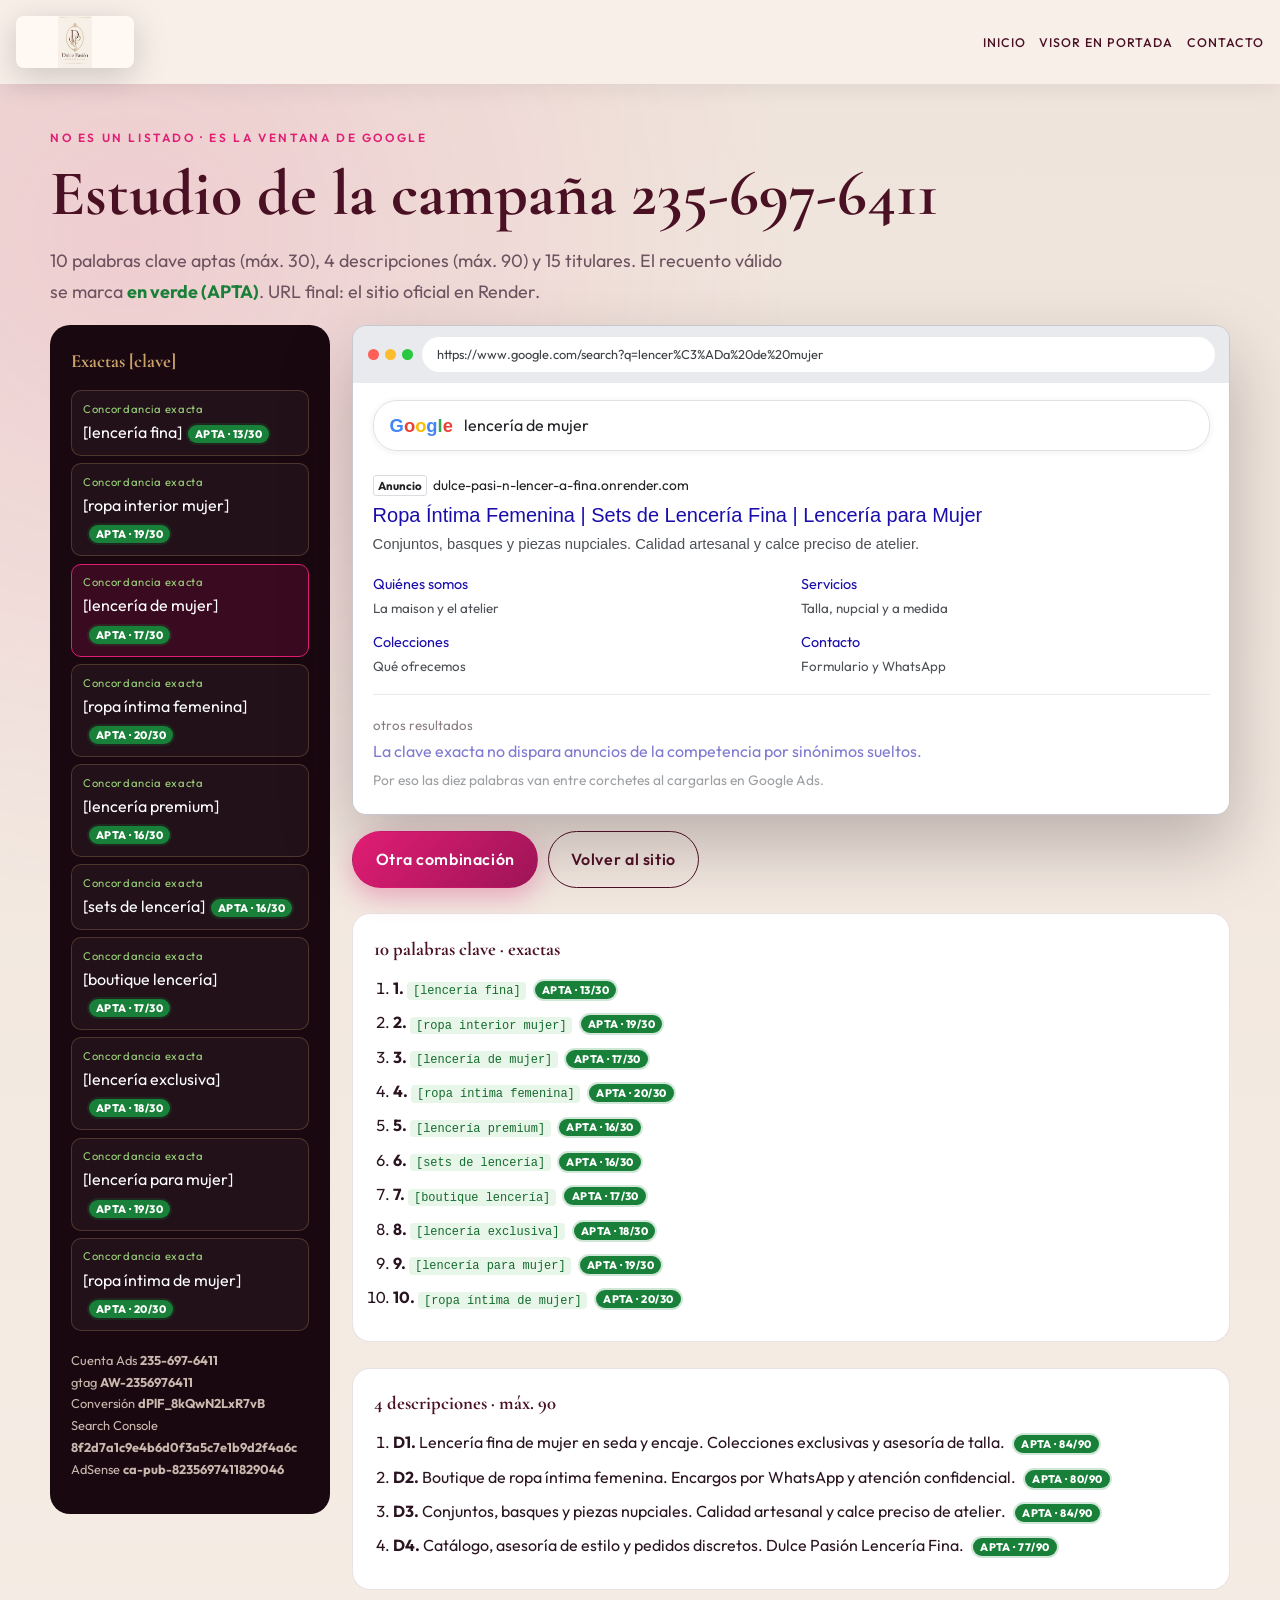
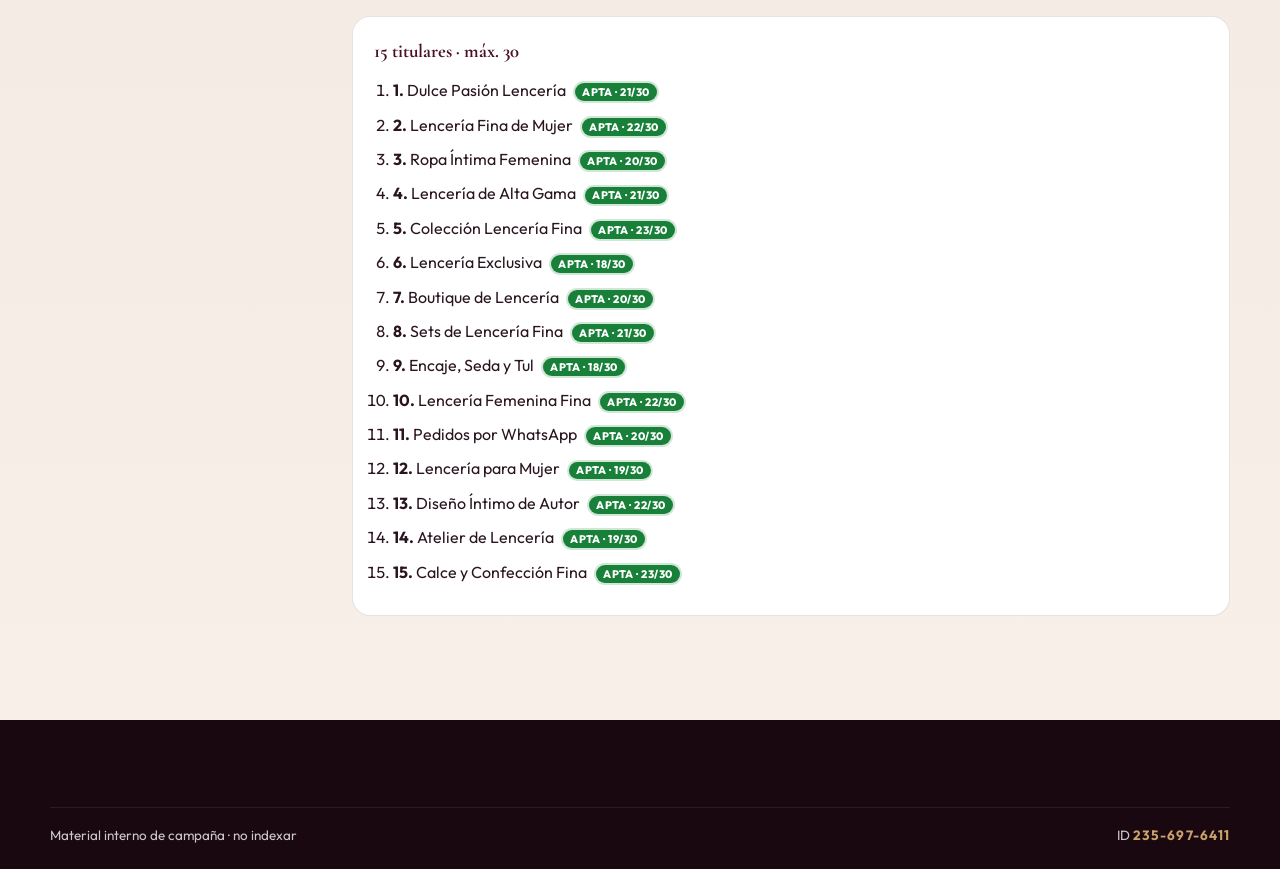
<file: google-ads.html>
<!DOCTYPE html>
<html lang="es">
<head>
  <meta charset="UTF-8">
  <meta name="viewport" content="width=device-width, initial-scale=1.0">
  <meta name="robots" content="noindex, follow">
  <title>Estudio de anuncio · Dulce Pasión Lencería Fina</title>
  <link rel="canonical" href="https://dulce-pasi-n-lencer-a-fina.onrender.com/google-ads.html">
  <link rel="icon" href="assets/img/favicon.svg" type="image/svg+xml">
  <link rel="preconnect" href="https://fonts.googleapis.com">
  <link rel="preconnect" href="https://fonts.gstatic.com" crossorigin>
  <link href="https://fonts.googleapis.com/css2?family=Cormorant+Garamond:wght@500;600;700&family=Outfit:wght@400;500;600&display=swap" rel="stylesheet">
  <link rel="stylesheet" href="assets/css/styles.css?v=ads10">
</head>
<body class="legal-header has-logo">
  <header class="site-header scrolled">
    <div class="header-inner">
      <a class="brand brand--logo" href="index.html"><img class="brand-logo-img" data-cfg-src="logo" src="assets/img/logo-dulce-pasion-lenceria-fina.png" alt="Logotipo Dulce Pasión Lencería Fina" width="118" height="157"></a>
      <nav class="nav-principal" id="nav-principal">
        <ul>
          <li><a href="index.html">Inicio</a></li>
          <li><a href="index.html#ads-studio">Visor en portada</a></li>
          <li><a href="index.html#contacto">Contacto</a></li>
        </ul>
      </nav>
    </div>
  </header>

  <main class="section ads-studio" style="padding-top:calc(var(--header) + 2rem)">
    <div class="container">
      <p class="section-kicker">No es un listado · es la ventana de Google</p>
      <h1 class="section-title">Estudio de la campaña 235-697-6411</h1>
      <p class="lead">10 palabras clave aptas (máx. 30), 4 descripciones (máx. 90) y 15 titulares. El recuento válido se marca <strong style="color:#188038">en verde (APTA)</strong>. URL final: el sitio oficial en Render.</p>

      <div class="ads-layout">
        <aside class="ads-side">
          <h3>Exactas [clave]</h3>
          <div id="ads-keywords"></div>
          <p style="margin-top:1.2rem;font-size:.8rem;color:#c9b8ae">
            Cuenta Ads <strong>235-697-6411</strong><br>
            gtag <strong>AW-2356976411</strong><br>
            Conversión <strong>dPlF_8kQwN2LxR7vB</strong><br>
            Search Console <strong>8f2d7a1c9e4b6d0f3a5c7e1b9d2f4a6c</strong><br>
            AdSense <strong>ca-pub-8235697411829046</strong>
          </p>
        </aside>
        <div>
          <div class="browser-window" id="gad-preview">
            <div class="browser-bar">
              <div class="browser-dots" aria-hidden="true"><i></i><i></i><i></i></div>
              <div class="browser-url" id="browser-query">https://www.google.com/search?q=lenceria</div>
            </div>
            <div class="serp">
              <div class="serp-search">
                <div class="g-logo" aria-hidden="true"><b>G</b><b>o</b><b>o</b><b>g</b><b>l</b><b>e</b></div>
                <span id="serp-query">lencería fina</span>
              </div>
              <article class="gad">
                <div><span class="gad-badge">Anuncio</span><span class="gad-url" id="gad-url">dulce-pasi-n-lencer-a-fina.onrender.com</span></div>
                <h3 class="gad-title" id="gad-title">Dulce Pasión Lencería</h3>
                <p class="gad-desc" id="gad-desc"></p>
                <div class="gad-sitelinks" id="gad-sitelinks"></div>
              </article>
              <div class="serp-organic">
                <small>otros resultados</small>
                <h4>La clave exacta no dispara anuncios de la competencia por sinónimos sueltos.</h4>
                <p>Por eso las diez palabras van entre corchetes al cargarlas en Google Ads.</p>
              </div>
            </div>
          </div>
          <div class="ads-toolbar">
            <button type="button" class="btn btn-primary" id="ads-next-combo">Otra combinación</button>
            <a class="btn btn-ghost" href="index.html">Volver al sitio</a>
          </div>
          <div class="ads-copy-board">
            <h3>10 palabras clave · exactas</h3>
            <ol id="ads-keywords-board"></ol>
          </div>
          <div class="ads-copy-board">
            <h3>4 descripciones · máx. 90</h3>
            <ol id="ads-descriptions"></ol>
          </div>
          <div class="ads-copy-board">
            <h3>15 titulares · máx. 30</h3>
            <ol id="ads-headlines"></ol>
          </div>
        </div>
      </div>
    </div>
  </main>

  <footer class="site-footer">
    <div class="container footer-bottom">
      <span>Material interno de campaña · no indexar</span>
      <span>ID <strong class="campaign-id">235-697-6411</strong></span>
    </div>
  </footer>
  <script src="assets/js/config.js?v=ads10"></script>
  <script src="assets/js/google-ads.js?v=ads10"></script>
  <script src="assets/js/main.js?v=ads10"></script>
</body>
</html>
</file>
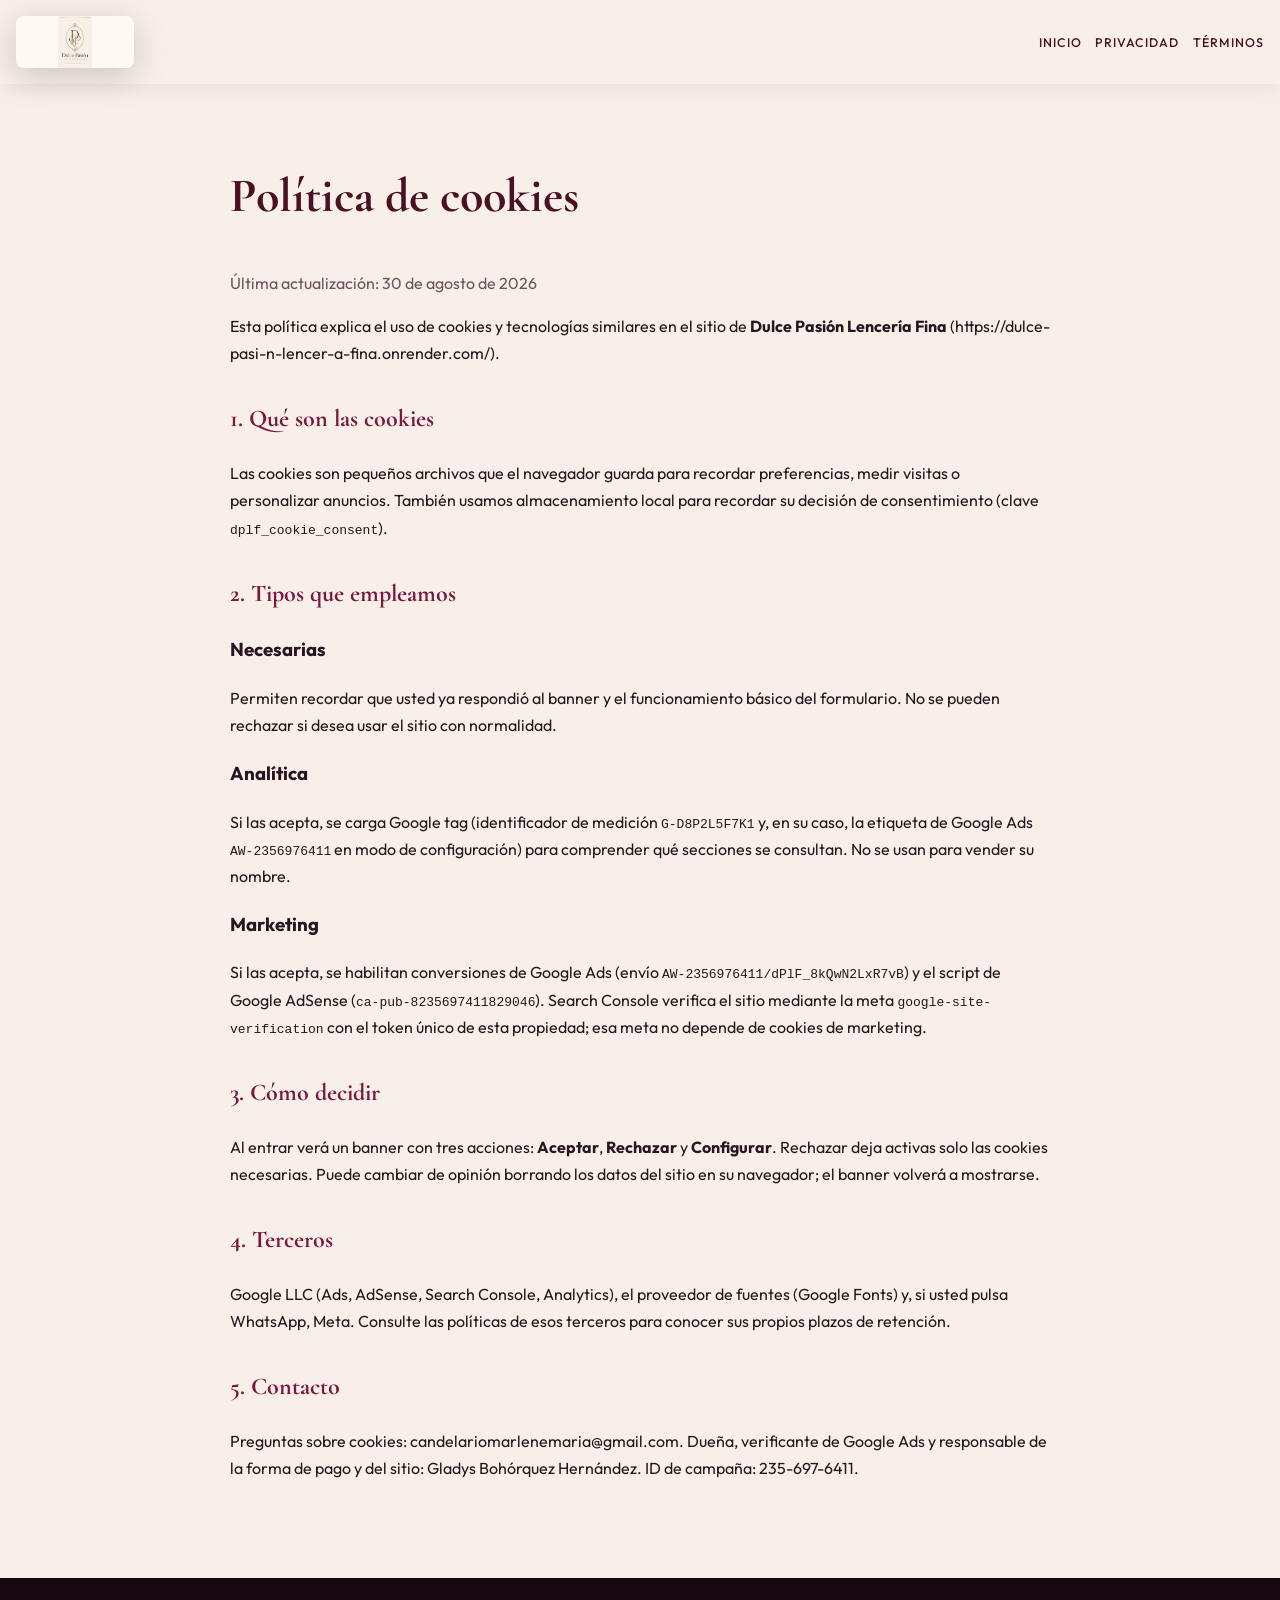
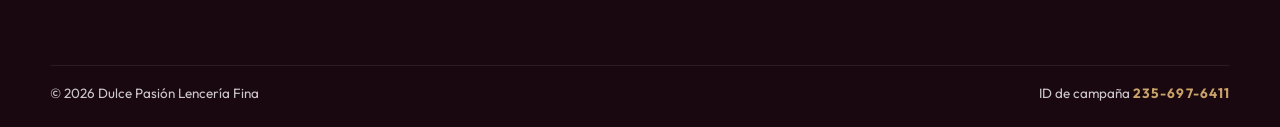
<file: politica-cookies.html>
<!DOCTYPE html>
<html lang="es">
<head>
  <meta charset="UTF-8">
  <meta name="viewport" content="width=device-width, initial-scale=1.0">
  <title>Política de cookies | Dulce Pasión Lencería Fina</title>
  <meta name="description" content="Política de cookies de Dulce Pasión Lencería Fina: necesarias, analítica y marketing (Google Ads y AdSense).">
  <meta name="robots" content="index, follow">
  <link rel="canonical" href="https://dulce-pasi-n-lencer-a-fina.onrender.com/politica-cookies.html">
  <link rel="icon" href="assets/img/favicon.svg" type="image/svg+xml">
  <link rel="preconnect" href="https://fonts.googleapis.com">
  <link rel="preconnect" href="https://fonts.gstatic.com" crossorigin>
  <link href="https://fonts.googleapis.com/css2?family=Cormorant+Garamond:wght@500;600;700&family=Outfit:wght@400;500;600&display=swap" rel="stylesheet">
  <link rel="stylesheet" href="assets/css/styles.css">
</head>
<body class="legal-header has-logo">
  <header class="site-header scrolled">
    <div class="header-inner">
      <a class="brand brand--logo" href="index.html"><img class="brand-logo-img" data-cfg-src="logo" src="assets/img/logo-dulce-pasion-lenceria-fina.png" alt="Logotipo Dulce Pasión Lencería Fina" width="118" height="157"></a>
      <nav class="nav-principal" id="nav-principal">
        <ul>
          <li><a href="index.html">Inicio</a></li>
          <li><a href="privacidad.html">Privacidad</a></li>
          <li><a href="terminos-y-condiciones.html">Términos</a></li>
        </ul>
      </nav>
    </div>
  </header>

  <main class="legal-page">
    <div class="container legal-content">
      <h1>Política de cookies</h1>
      <p class="legal-updated">Última actualización: 30 de agosto de 2026</p>

      <p>Esta política explica el uso de cookies y tecnologías similares en el sitio de <strong data-cfg="nombre">Dulce Pasión Lencería Fina</strong> (<a data-cfg-href="sitioUrl" data-cfg="sitioUrl">https://dulce-pasi-n-lencer-a-fina.onrender.com/</a>).</p>

      <h2>1. Qué son las cookies</h2>
      <p>Las cookies son pequeños archivos que el navegador guarda para recordar preferencias, medir visitas o personalizar anuncios. También usamos almacenamiento local para recordar su decisión de consentimiento (clave <code>dplf_cookie_consent</code>).</p>

      <h2>2. Tipos que empleamos</h2>
      <h3>Necesarias</h3>
      <p>Permiten recordar que usted ya respondió al banner y el funcionamiento básico del formulario. No se pueden rechazar si desea usar el sitio con normalidad.</p>
      <h3>Analítica</h3>
      <p>Si las acepta, se carga Google tag (identificador de medición <code>G-D8P2L5F7K1</code> y, en su caso, la etiqueta de Google Ads <code>AW-2356976411</code> en modo de configuración) para comprender qué secciones se consultan. No se usan para vender su nombre.</p>
      <h3>Marketing</h3>
      <p>Si las acepta, se habilitan conversiones de Google Ads (envío <code>AW-2356976411/dPlF_8kQwN2LxR7vB</code>) y el script de Google AdSense (<code>ca-pub-8235697411829046</code>). Search Console verifica el sitio mediante la meta <code>google-site-verification</code> con el token único de esta propiedad; esa meta no depende de cookies de marketing.</p>

      <h2>3. Cómo decidir</h2>
      <p>Al entrar verá un banner con tres acciones: <strong>Aceptar</strong>, <strong>Rechazar</strong> y <strong>Configurar</strong>. Rechazar deja activas solo las cookies necesarias. Puede cambiar de opinión borrando los datos del sitio en su navegador; el banner volverá a mostrarse.</p>

      <h2>4. Terceros</h2>
      <p>Google LLC (Ads, AdSense, Search Console, Analytics), el proveedor de fuentes (Google Fonts) y, si usted pulsa WhatsApp, Meta. Consulte las políticas de esos terceros para conocer sus propios plazos de retención.</p>

      <h2>5. Contacto</h2>
      <p>Preguntas sobre cookies: <a data-cfg-href="email" data-cfg="email">candelariomarlenemaria@gmail.com</a>. Dueña, verificante de Google Ads y responsable de la forma de pago y del sitio: <span data-cfg="verificanteNombre">Gladys Bohórquez Hernández</span>. ID de campaña: <span data-cfg="idCampana">235-697-6411</span>.</p>
    </div>
  </main>

  <footer class="site-footer">
    <div class="container footer-bottom">
      <span>© <span id="year-now">2026</span> Dulce Pasión Lencería Fina</span>
      <span>ID de campaña <strong class="campaign-id" data-cfg="idCampana">235-697-6411</strong></span>
    </div>
  </footer>
  <script src="assets/js/config.js"></script>
  <script src="assets/js/main.js"></script>
  <script src="assets/js/tracking.js"></script>
</body>
</html>
</file>
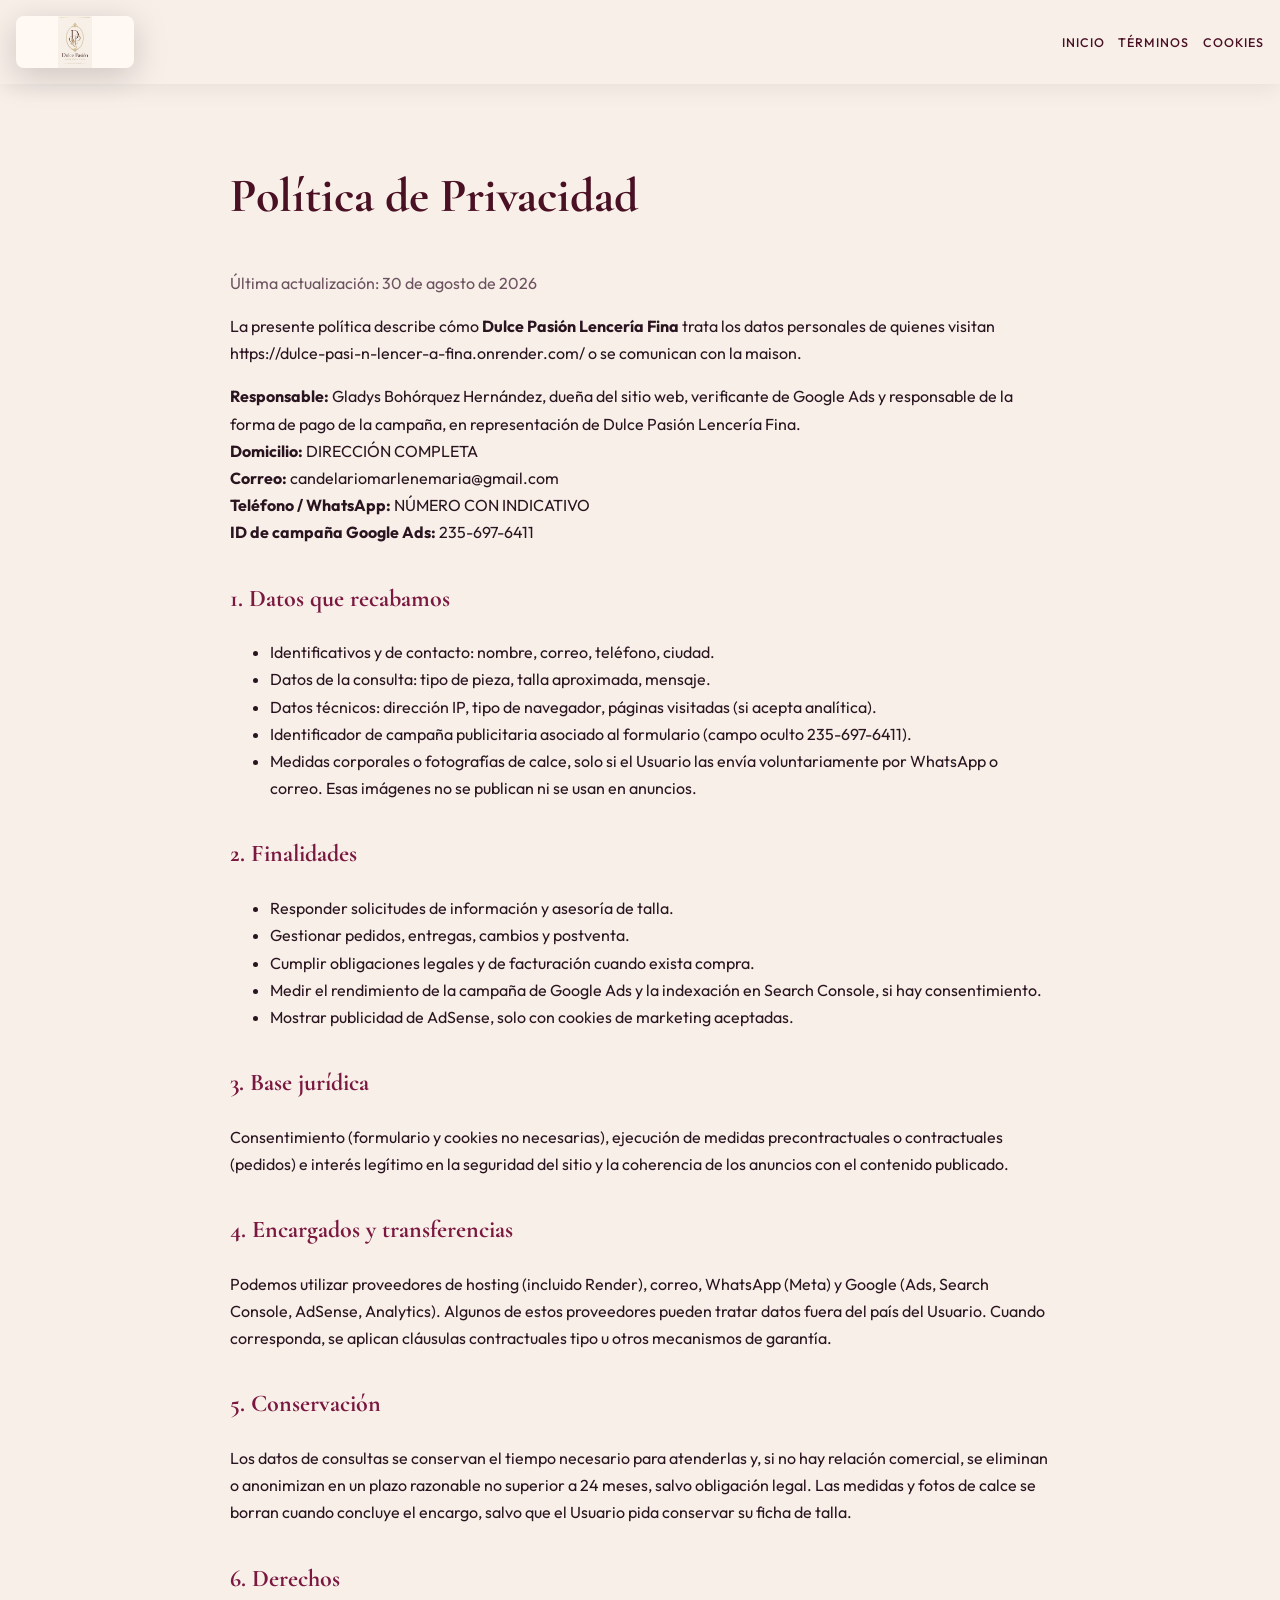
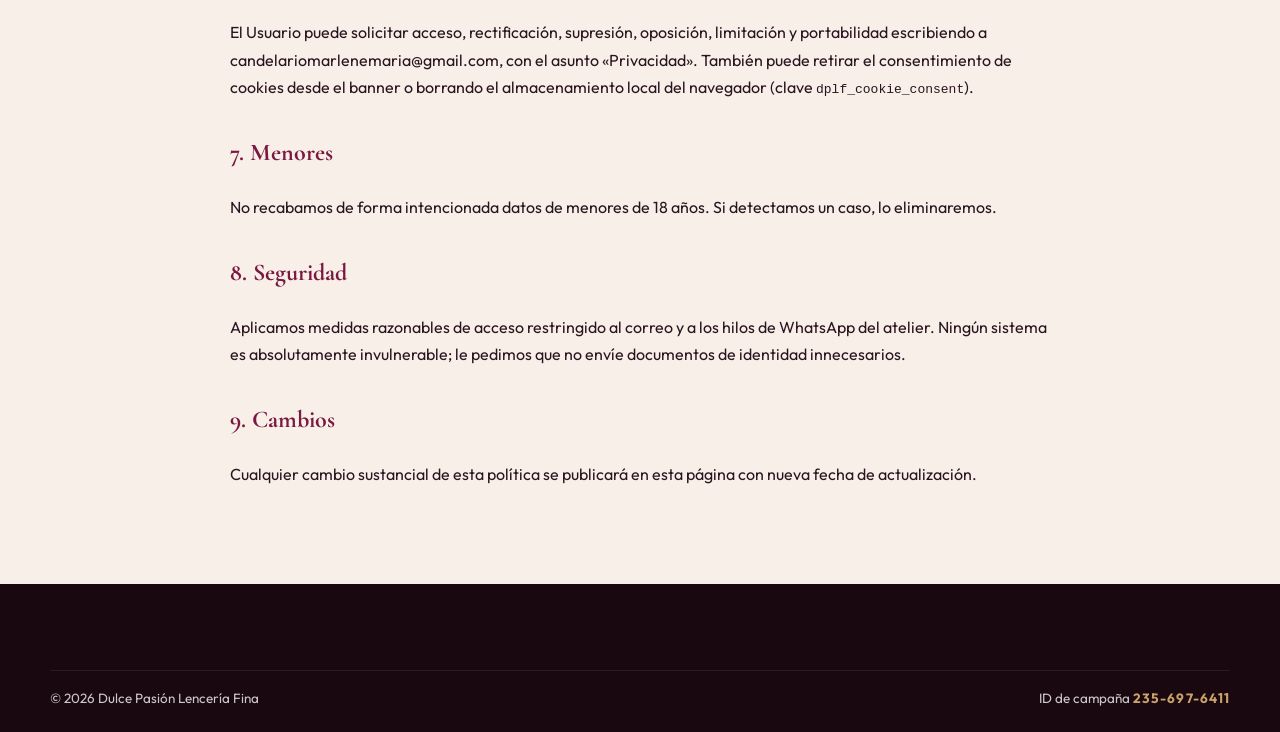
<file: privacidad.html>
<!DOCTYPE html>
<html lang="es">
<head>
  <meta charset="UTF-8">
  <meta name="viewport" content="width=device-width, initial-scale=1.0">
  <title>Política de Privacidad | Dulce Pasión Lencería Fina</title>
  <meta name="description" content="Política de Privacidad de Dulce Pasión Lencería Fina. Tratamiento de datos del formulario, WhatsApp y Google.">
  <meta name="robots" content="index, follow">
  <link rel="canonical" href="https://dulce-pasi-n-lencer-a-fina.onrender.com/privacidad.html">
  <link rel="icon" href="assets/img/favicon.svg" type="image/svg+xml">
  <link rel="preconnect" href="https://fonts.googleapis.com">
  <link rel="preconnect" href="https://fonts.gstatic.com" crossorigin>
  <link href="https://fonts.googleapis.com/css2?family=Cormorant+Garamond:wght@500;600;700&family=Outfit:wght@400;500;600&display=swap" rel="stylesheet">
  <link rel="stylesheet" href="assets/css/styles.css">
</head>
<body class="legal-header has-logo">
  <header class="site-header scrolled">
    <div class="header-inner">
      <a class="brand brand--logo" href="index.html"><img class="brand-logo-img" data-cfg-src="logo" src="assets/img/logo-dulce-pasion-lenceria-fina.png" alt="Logotipo Dulce Pasión Lencería Fina" width="118" height="157"></a>
      <nav class="nav-principal" id="nav-principal">
        <ul>
          <li><a href="index.html">Inicio</a></li>
          <li><a href="terminos-y-condiciones.html">Términos</a></li>
          <li><a href="politica-cookies.html">Cookies</a></li>
        </ul>
      </nav>
    </div>
  </header>

  <main class="legal-page">
    <div class="container legal-content">
      <h1>Política de Privacidad</h1>
      <p class="legal-updated">Última actualización: 30 de agosto de 2026</p>

      <p>La presente política describe cómo <strong data-cfg="nombre">Dulce Pasión Lencería Fina</strong> trata los datos personales de quienes visitan <a data-cfg-href="sitioUrl" data-cfg="sitioUrl">https://dulce-pasi-n-lencer-a-fina.onrender.com/</a> o se comunican con la maison.</p>
      <p><strong>Responsable:</strong> <span data-cfg="titularNombre">Gladys Bohórquez Hernández</span>, dueña del sitio web, verificante de Google Ads y responsable de la forma de pago de la campaña, en representación de Dulce Pasión Lencería Fina.<br>
      <strong>Domicilio:</strong> <span data-cfg="direccion">DIRECCIÓN COMPLETA</span><br>
      <strong>Correo:</strong> <a data-cfg-href="email" data-cfg="email">candelariomarlenemaria@gmail.com</a><br>
      <strong>Teléfono / WhatsApp:</strong> <span data-cfg="telefono">NÚMERO CON INDICATIVO</span><br>
      <strong>ID de campaña Google Ads:</strong> <span data-cfg="idCampana">235-697-6411</span></p>

      <h2>1. Datos que recabamos</h2>
      <ul>
        <li>Identificativos y de contacto: nombre, correo, teléfono, ciudad.</li>
        <li>Datos de la consulta: tipo de pieza, talla aproximada, mensaje.</li>
        <li>Datos técnicos: dirección IP, tipo de navegador, páginas visitadas (si acepta analítica).</li>
        <li>Identificador de campaña publicitaria asociado al formulario (campo oculto 235-697-6411).</li>
        <li>Medidas corporales o fotografías de calce, solo si el Usuario las envía voluntariamente por WhatsApp o correo. Esas imágenes no se publican ni se usan en anuncios.</li>
      </ul>

      <h2>2. Finalidades</h2>
      <ul>
        <li>Responder solicitudes de información y asesoría de talla.</li>
        <li>Gestionar pedidos, entregas, cambios y postventa.</li>
        <li>Cumplir obligaciones legales y de facturación cuando exista compra.</li>
        <li>Medir el rendimiento de la campaña de Google Ads y la indexación en Search Console, si hay consentimiento.</li>
        <li>Mostrar publicidad de AdSense, solo con cookies de marketing aceptadas.</li>
      </ul>

      <h2>3. Base jurídica</h2>
      <p>Consentimiento (formulario y cookies no necesarias), ejecución de medidas precontractuales o contractuales (pedidos) e interés legítimo en la seguridad del sitio y la coherencia de los anuncios con el contenido publicado.</p>

      <h2>4. Encargados y transferencias</h2>
      <p>Podemos utilizar proveedores de hosting (incluido Render), correo, WhatsApp (Meta) y Google (Ads, Search Console, AdSense, Analytics). Algunos de estos proveedores pueden tratar datos fuera del país del Usuario. Cuando corresponda, se aplican cláusulas contractuales tipo u otros mecanismos de garantía.</p>

      <h2>5. Conservación</h2>
      <p>Los datos de consultas se conservan el tiempo necesario para atenderlas y, si no hay relación comercial, se eliminan o anonimizan en un plazo razonable no superior a 24 meses, salvo obligación legal. Las medidas y fotos de calce se borran cuando concluye el encargo, salvo que el Usuario pida conservar su ficha de talla.</p>

      <h2>6. Derechos</h2>
      <p>El Usuario puede solicitar acceso, rectificación, supresión, oposición, limitación y portabilidad escribiendo a <a data-cfg-href="email" data-cfg="email">candelariomarlenemaria@gmail.com</a>, con el asunto «Privacidad». También puede retirar el consentimiento de cookies desde el banner o borrando el almacenamiento local del navegador (clave <code>dplf_cookie_consent</code>).</p>

      <h2>7. Menores</h2>
      <p>No recabamos de forma intencionada datos de menores de 18 años. Si detectamos un caso, lo eliminaremos.</p>

      <h2>8. Seguridad</h2>
      <p>Aplicamos medidas razonables de acceso restringido al correo y a los hilos de WhatsApp del atelier. Ningún sistema es absolutamente invulnerable; le pedimos que no envíe documentos de identidad innecesarios.</p>

      <h2>9. Cambios</h2>
      <p>Cualquier cambio sustancial de esta política se publicará en esta página con nueva fecha de actualización.</p>
    </div>
  </main>

  <footer class="site-footer">
    <div class="container footer-bottom">
      <span>© <span id="year-now">2026</span> Dulce Pasión Lencería Fina</span>
      <span>ID de campaña <strong class="campaign-id" data-cfg="idCampana">235-697-6411</strong></span>
    </div>
  </footer>
  <script src="assets/js/config.js"></script>
  <script src="assets/js/main.js"></script>
  <script src="assets/js/tracking.js"></script>
</body>
</html>
</file>
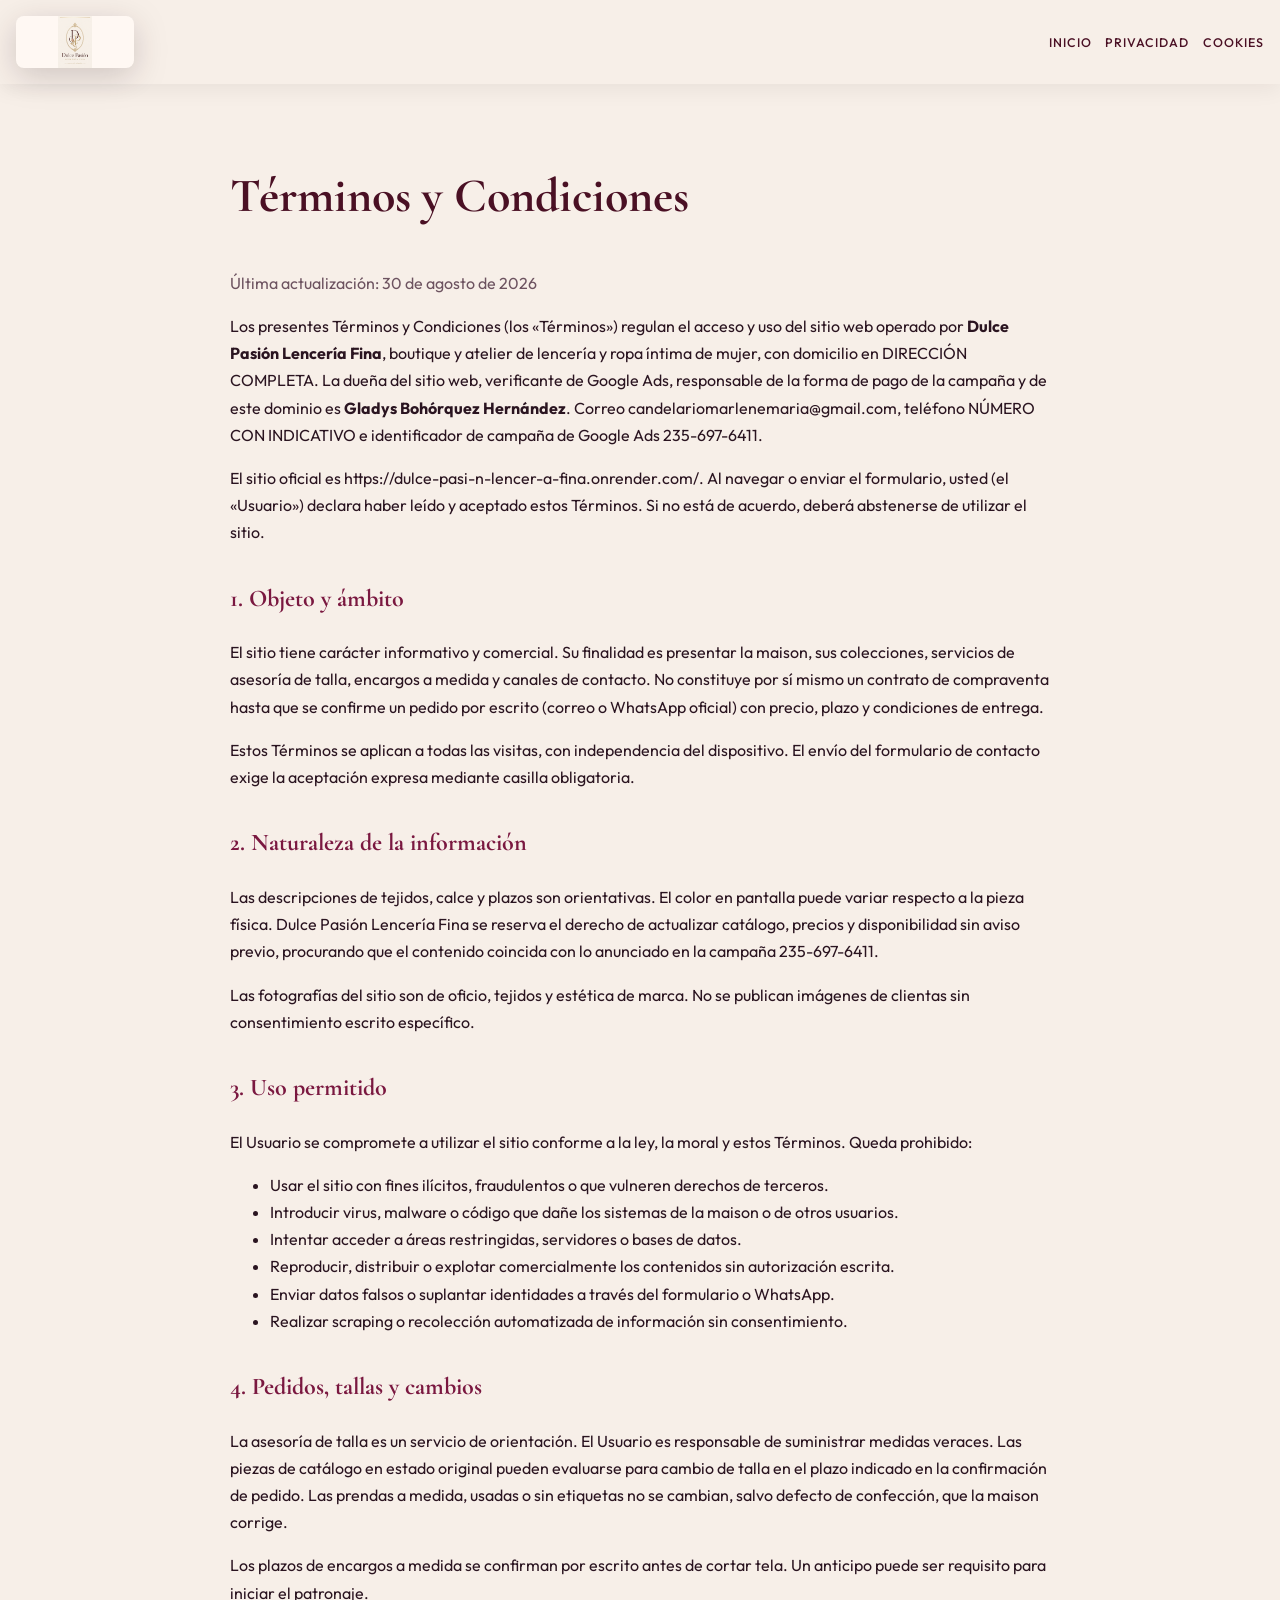
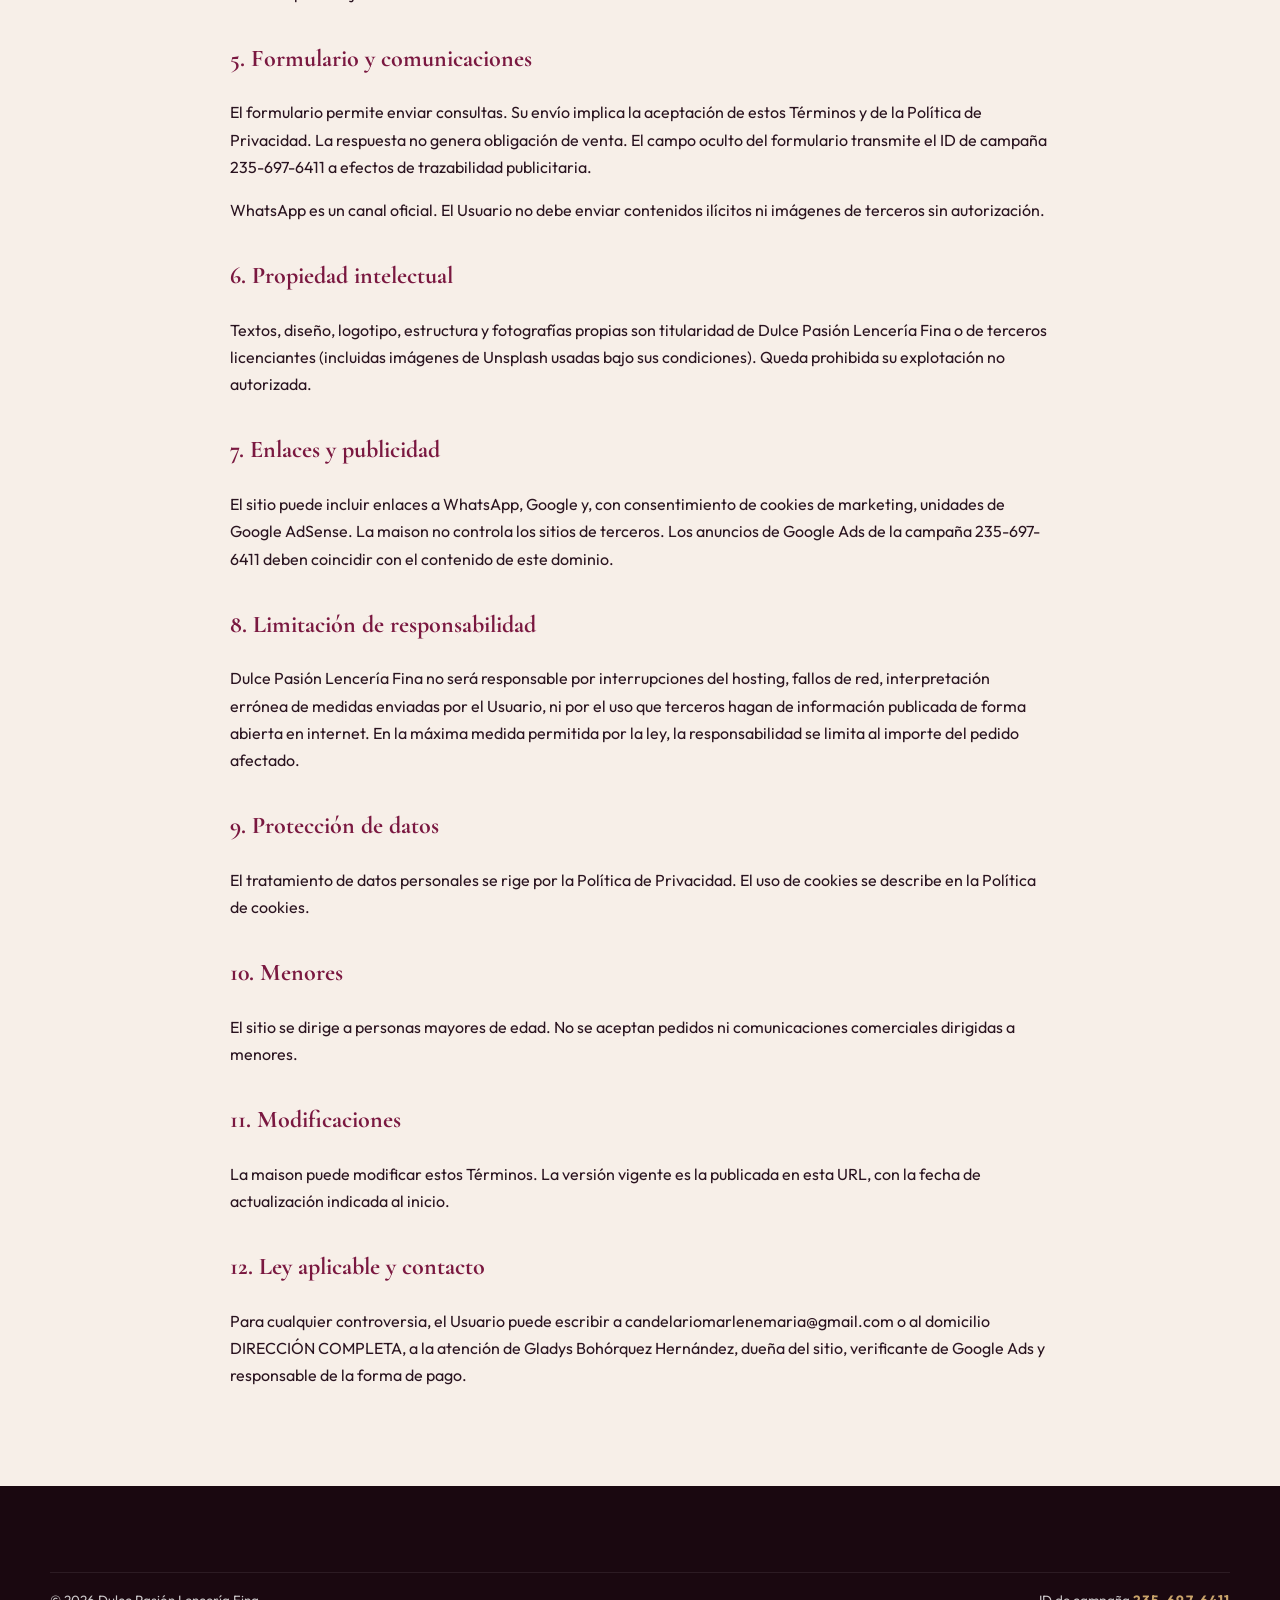
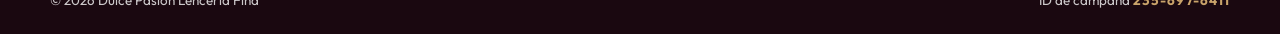
<file: terminos-y-condiciones.html>
<!DOCTYPE html>
<html lang="es">
<head>
  <meta charset="UTF-8">
  <meta name="viewport" content="width=device-width, initial-scale=1.0">
  <title>Términos y Condiciones | Dulce Pasión Lencería Fina</title>
  <meta name="description" content="Términos y Condiciones del sitio oficial de Dulce Pasión Lencería Fina.">
  <meta name="robots" content="index, follow">
  <link rel="canonical" href="https://dulce-pasi-n-lencer-a-fina.onrender.com/terminos-y-condiciones.html">
  <link rel="icon" href="assets/img/favicon.svg" type="image/svg+xml">
  <link rel="preconnect" href="https://fonts.googleapis.com">
  <link rel="preconnect" href="https://fonts.gstatic.com" crossorigin>
  <link href="https://fonts.googleapis.com/css2?family=Cormorant+Garamond:wght@500;600;700&family=Outfit:wght@400;500;600&display=swap" rel="stylesheet">
  <link rel="stylesheet" href="assets/css/styles.css">
</head>
<body class="legal-header has-logo">
  <header class="site-header scrolled">
    <div class="header-inner">
      <a class="brand brand--logo" href="index.html"><img class="brand-logo-img" data-cfg-src="logo" src="assets/img/logo-dulce-pasion-lenceria-fina.png" alt="Logotipo Dulce Pasión Lencería Fina" width="118" height="157"></a>
      <nav class="nav-principal" id="nav-principal">
        <ul>
          <li><a href="index.html">Inicio</a></li>
          <li><a href="privacidad.html">Privacidad</a></li>
          <li><a href="politica-cookies.html">Cookies</a></li>
        </ul>
      </nav>
    </div>
  </header>

  <main class="legal-page">
    <div class="container legal-content">
      <h1>Términos y Condiciones</h1>
      <p class="legal-updated">Última actualización: 30 de agosto de 2026</p>

      <p>Los presentes Términos y Condiciones (los «Términos») regulan el acceso y uso del sitio web operado por <strong data-cfg="nombre">Dulce Pasión Lencería Fina</strong>, boutique y atelier de lencería y ropa íntima de mujer, con domicilio en <span data-cfg="direccion">DIRECCIÓN COMPLETA</span>. La dueña del sitio web, verificante de Google Ads, responsable de la forma de pago de la campaña y de este dominio es <strong data-cfg="verificanteNombre">Gladys Bohórquez Hernández</strong>. Correo <a data-cfg-href="email" data-cfg="email">candelariomarlenemaria@gmail.com</a>, teléfono <span data-cfg="telefono">NÚMERO CON INDICATIVO</span> e identificador de campaña de Google Ads <span data-cfg="idCampana">235-697-6411</span>.</p>
      <p>El sitio oficial es <a data-cfg-href="sitioUrl" data-cfg="sitioUrl">https://dulce-pasi-n-lencer-a-fina.onrender.com/</a>. Al navegar o enviar el formulario, usted (el «Usuario») declara haber leído y aceptado estos Términos. Si no está de acuerdo, deberá abstenerse de utilizar el sitio.</p>

      <h2>1. Objeto y ámbito</h2>
      <p>El sitio tiene carácter informativo y comercial. Su finalidad es presentar la maison, sus colecciones, servicios de asesoría de talla, encargos a medida y canales de contacto. No constituye por sí mismo un contrato de compraventa hasta que se confirme un pedido por escrito (correo o WhatsApp oficial) con precio, plazo y condiciones de entrega.</p>
      <p>Estos Términos se aplican a todas las visitas, con independencia del dispositivo. El envío del formulario de contacto exige la aceptación expresa mediante casilla obligatoria.</p>

      <h2>2. Naturaleza de la información</h2>
      <p>Las descripciones de tejidos, calce y plazos son orientativas. El color en pantalla puede variar respecto a la pieza física. Dulce Pasión Lencería Fina se reserva el derecho de actualizar catálogo, precios y disponibilidad sin aviso previo, procurando que el contenido coincida con lo anunciado en la campaña <span data-cfg="idCampana">235-697-6411</span>.</p>
      <p>Las fotografías del sitio son de oficio, tejidos y estética de marca. No se publican imágenes de clientas sin consentimiento escrito específico.</p>

      <h2>3. Uso permitido</h2>
      <p>El Usuario se compromete a utilizar el sitio conforme a la ley, la moral y estos Términos. Queda prohibido:</p>
      <ul>
        <li>Usar el sitio con fines ilícitos, fraudulentos o que vulneren derechos de terceros.</li>
        <li>Introducir virus, malware o código que dañe los sistemas de la maison o de otros usuarios.</li>
        <li>Intentar acceder a áreas restringidas, servidores o bases de datos.</li>
        <li>Reproducir, distribuir o explotar comercialmente los contenidos sin autorización escrita.</li>
        <li>Enviar datos falsos o suplantar identidades a través del formulario o WhatsApp.</li>
        <li>Realizar scraping o recolección automatizada de información sin consentimiento.</li>
      </ul>

      <h2>4. Pedidos, tallas y cambios</h2>
      <p>La asesoría de talla es un servicio de orientación. El Usuario es responsable de suministrar medidas veraces. Las piezas de catálogo en estado original pueden evaluarse para cambio de talla en el plazo indicado en la confirmación de pedido. Las prendas a medida, usadas o sin etiquetas no se cambian, salvo defecto de confección, que la maison corrige.</p>
      <p>Los plazos de encargos a medida se confirman por escrito antes de cortar tela. Un anticipo puede ser requisito para iniciar el patronaje.</p>

      <h2>5. Formulario y comunicaciones</h2>
      <p>El formulario permite enviar consultas. Su envío implica la aceptación de estos Términos y de la <a href="privacidad.html">Política de Privacidad</a>. La respuesta no genera obligación de venta. El campo oculto del formulario transmite el ID de campaña <span data-cfg="idCampana">235-697-6411</span> a efectos de trazabilidad publicitaria.</p>
      <p>WhatsApp es un canal oficial. El Usuario no debe enviar contenidos ilícitos ni imágenes de terceros sin autorización.</p>

      <h2>6. Propiedad intelectual</h2>
      <p>Textos, diseño, logotipo, estructura y fotografías propias son titularidad de Dulce Pasión Lencería Fina o de terceros licenciantes (incluidas imágenes de Unsplash usadas bajo sus condiciones). Queda prohibida su explotación no autorizada.</p>

      <h2>7. Enlaces y publicidad</h2>
      <p>El sitio puede incluir enlaces a WhatsApp, Google y, con consentimiento de cookies de marketing, unidades de Google AdSense. La maison no controla los sitios de terceros. Los anuncios de Google Ads de la campaña <span data-cfg="idCampana">235-697-6411</span> deben coincidir con el contenido de este dominio.</p>

      <h2>8. Limitación de responsabilidad</h2>
      <p>Dulce Pasión Lencería Fina no será responsable por interrupciones del hosting, fallos de red, interpretación errónea de medidas enviadas por el Usuario, ni por el uso que terceros hagan de información publicada de forma abierta en internet. En la máxima medida permitida por la ley, la responsabilidad se limita al importe del pedido afectado.</p>

      <h2>9. Protección de datos</h2>
      <p>El tratamiento de datos personales se rige por la <a href="privacidad.html">Política de Privacidad</a>. El uso de cookies se describe en la <a href="politica-cookies.html">Política de cookies</a>.</p>

      <h2>10. Menores</h2>
      <p>El sitio se dirige a personas mayores de edad. No se aceptan pedidos ni comunicaciones comerciales dirigidas a menores.</p>

      <h2>11. Modificaciones</h2>
      <p>La maison puede modificar estos Términos. La versión vigente es la publicada en esta URL, con la fecha de actualización indicada al inicio.</p>

      <h2>12. Ley aplicable y contacto</h2>
      <p>Para cualquier controversia, el Usuario puede escribir a <a data-cfg-href="email" data-cfg="email">candelariomarlenemaria@gmail.com</a> o al domicilio <span data-cfg="direccion">DIRECCIÓN COMPLETA</span>, a la atención de <span data-cfg="titularNombre">Gladys Bohórquez Hernández</span>, dueña del sitio, verificante de Google Ads y responsable de la forma de pago.</p>
    </div>
  </main>

  <footer class="site-footer">
    <div class="container footer-bottom">
      <span>© <span id="year-now">2026</span> Dulce Pasión Lencería Fina</span>
      <span>ID de campaña <strong class="campaign-id" data-cfg="idCampana">235-697-6411</strong></span>
    </div>
  </footer>
  <script src="assets/js/config.js"></script>
  <script src="assets/js/main.js"></script>
  <script src="assets/js/tracking.js"></script>
</body>
</html>
</file>
<file: assets/css/styles.css>
/* Dulce Pasión Lencería Fina — tema maison (no reutiliza plantillas corporativas previas) */

:root {
  --night: #1a0810;
  --wine: #4a1024;
  --burgundy: #7a1840;
  --rose: #e11d74;
  --rose-hot: #ff2d8a;
  --gold: #c9a36a;
  --gold-lite: #e8d3a4;
  --blush: #f7d0dc;
  --ivory: #f7efe8;
  --paper: #fff8f3;
  --ink: #2a1420;
  --muted: #6d5360;
  --line: rgba(74, 16, 36, 0.12);
  --shadow: 0 24px 60px rgba(26, 8, 16, 0.18);
  --radius: 18px;
  --header: 84px;
  --serif: "Cormorant Garamond", "Times New Roman", serif;
  --sans: "Outfit", "Segoe UI", sans-serif;
}

*,
*::before,
*::after { box-sizing: border-box; }

html { scroll-behavior: smooth; scroll-padding-top: calc(var(--header) + 12px); }

body {
  margin: 0;
  font-family: var(--sans);
  color: var(--ink);
  background: var(--ivory);
  line-height: 1.7;
  overflow-x: hidden;
}

img { max-width: 100%; display: block; }
a { color: inherit; text-decoration: none; }
button, input, select, textarea { font: inherit; }

.sr-only {
  position: absolute;
  width: 1px;
  height: 1px;
  padding: 0;
  margin: -1px;
  overflow: hidden;
  clip: rect(0, 0, 0, 0);
  border: 0;
}

.skip-link {
  position: absolute;
  left: 1rem;
  top: -40px;
  background: var(--wine);
  color: #fff;
  padding: 0.6rem 1rem;
  z-index: 10000;
}
.skip-link:focus { top: 1rem; }

.container {
  width: min(1180px, calc(100% - 2.4rem));
  margin-inline: auto;
}

.container-wide {
  width: min(1360px, calc(100% - 2rem));
  margin-inline: auto;
}

/* ── Header ── */
.site-header {
  position: fixed;
  inset: 0 0 auto 0;
  z-index: 80;
  height: var(--header);
  display: flex;
  align-items: center;
  transition: background 0.35s ease, box-shadow 0.35s ease, backdrop-filter 0.35s;
}
.site-header .header-inner {
  width: min(1360px, calc(100% - 2rem));
  margin-inline: auto;
  display: flex;
  align-items: center;
  justify-content: space-between;
  gap: 1rem;
}
.has-logo .site-header { height: auto; min-height: var(--header); align-items: flex-start; padding-top: 0.35rem; }
.has-logo .brand--logo {
  flex-shrink: 0;
  position: relative;
  z-index: 90;
  align-self: flex-start;
  margin-bottom: -168px;
}
.has-logo .site-header.scrolled .brand--logo {
  margin-bottom: 0;
  align-self: center;
}
.has-logo .brand-logo-img {
  width: min(210px, 46vw);
  height: auto;
  max-height: none;
  object-fit: contain;
  filter: drop-shadow(0 18px 36px rgba(26, 8, 16, 0.45));
  background: #fff8f3;
  border-radius: 8px;
}
.has-logo .site-header.scrolled .brand-logo-img {
  width: min(118px, 32vw);
  filter: drop-shadow(0 8px 16px rgba(26, 8, 16, 0.18));
}
.has-logo .site-header.scrolled {
  align-items: center;
  padding-top: 0;
}
.site-header .brand-logo-img { height: 52px; width: auto; }
.site-header.scrolled {
  background: rgba(247, 239, 232, 0.92);
  backdrop-filter: blur(16px);
  box-shadow: 0 8px 30px rgba(26, 8, 16, 0.08);
}
.logo-showcase {
  width: min(320px, 80vw);
  height: auto;
  display: block;
  margin: 0 auto 1.2rem;
  filter: drop-shadow(0 16px 30px rgba(26, 8, 16, 0.18));
  background: #fff;
  border-radius: 10px;
}
.footer-logo {
  width: min(220px, 70%);
  height: auto;
  display: block;
  margin-bottom: 1rem;
  background: #fff8f3;
  border-radius: 8px;
}
.hero-logo-float {
  width: min(180px, 42vw);
  height: auto;
  margin-bottom: 1rem;
  filter: drop-shadow(0 16px 32px rgba(0, 0, 0, 0.45));
  background: rgba(255, 248, 243, 0.92);
  border-radius: 8px;
}
.site-header:not(.scrolled) .nav-principal a,
.site-header:not(.scrolled) .nav-principal .btn-ghost { color: #fff; }
.site-header.scrolled .nav-principal a { color: var(--wine); }

.nav-principal { display: flex; align-items: center; gap: 1.1rem; }
.nav-principal ul {
  display: flex;
  gap: 0.85rem;
  list-style: none;
  margin: 0;
  padding: 0;
  flex-wrap: wrap;
  justify-content: flex-end;
}
.nav-principal a {
  font-size: 0.78rem;
  letter-spacing: 0.08em;
  text-transform: uppercase;
  font-weight: 500;
}
.nav-principal a:hover { color: var(--rose); }

.nav-toggle {
  display: none;
  width: 44px;
  height: 44px;
  border: 0;
  background: transparent;
  cursor: pointer;
  flex-direction: column;
  justify-content: center;
  gap: 6px;
}
.nav-toggle span {
  display: block;
  height: 2px;
  background: #fff;
  border-radius: 2px;
}
.site-header.scrolled .nav-toggle span { background: var(--wine); }

/* ── Buttons ── */
.btn {
  display: inline-flex;
  align-items: center;
  justify-content: center;
  gap: 0.5rem;
  padding: 0.85rem 1.4rem;
  border-radius: 999px;
  border: 1px solid transparent;
  cursor: pointer;
  transition: transform 0.25s ease, box-shadow 0.25s ease, background 0.25s;
  font-weight: 560;
  letter-spacing: 0.04em;
}
.btn:hover { transform: translateY(-2px); }
.btn-primary {
  background: linear-gradient(135deg, var(--rose), #9d1456);
  color: #fff;
  box-shadow: 0 10px 24px rgba(225, 29, 116, 0.28);
}
.btn-outline {
  border-color: rgba(255, 255, 255, 0.7);
  color: #fff;
  background: rgba(255, 255, 255, 0.08);
}
.site-header.scrolled .btn-outline,
.btn-ghost {
  border-color: var(--wine);
  color: var(--wine);
  background: transparent;
}
.btn-whatsapp { background: #25d366; color: #fff; }
.btn-gold {
  background: var(--gold);
  color: var(--night);
}

/* ── Hero ── */
.hero {
  position: relative;
  min-height: 100vh;
  display: grid;
  place-items: end start;
  color: #fff;
  overflow: hidden;
}
.hero-carousel { position: absolute; inset: 0; }
.hero-slide {
  position: absolute;
  inset: 0;
  opacity: 0;
  transition: opacity 1.1s ease;
  background-size: cover;
  background-position: center;
  animation: kenburns 18s ease-in-out infinite alternate;
}
.hero-slide.is-active { opacity: 1; }
@keyframes kenburns {
  from { transform: scale(1); }
  to { transform: scale(1.12); }
}
.hero-overlay {
  position: absolute;
  inset: 0;
  background:
    linear-gradient(180deg, rgba(26, 8, 16, 0.35) 0%, rgba(26, 8, 16, 0.25) 40%, rgba(26, 8, 16, 0.78) 100%),
    radial-gradient(circle at 20% 80%, rgba(225, 29, 116, 0.28), transparent 42%);
}
.hero-content {
  position: relative;
  z-index: 2;
  padding: 0 7vw 12vh;
  max-width: 920px;
}
.hero-badge {
  display: inline-block;
  border: 1px solid var(--gold);
  color: var(--gold-lite);
  padding: 0.35rem 0.8rem;
  letter-spacing: 0.18em;
  text-transform: uppercase;
  font-size: 0.72rem;
  margin-bottom: 1rem;
}
.hero-headline {
  font-family: var(--serif);
  font-size: clamp(3.1rem, 8vw, 6.4rem);
  line-height: 0.92;
  margin: 0 0 0.6rem;
  font-weight: 500;
}
.hero-slogan {
  font-size: 1.15rem;
  max-width: 38rem;
  color: rgba(255, 255, 255, 0.88);
}
.hero-site-url a {
  display: inline-flex;
  gap: 0.4rem;
  color: var(--gold-lite);
  margin: 0.8rem 0 1.4rem;
  border-bottom: 1px solid rgba(201, 163, 106, 0.4);
}
.hero-actions { display: flex; flex-wrap: wrap; gap: 0.75rem; }
.hero-indicators {
  position: absolute;
  right: 2rem;
  bottom: 2.4rem;
  display: flex;
  flex-direction: column;
  gap: 0.5rem;
  z-index: 3;
}
.hero-indicators button {
  width: 9px;
  height: 9px;
  border-radius: 50%;
  border: 0;
  background: rgba(255, 255, 255, 0.4);
  cursor: pointer;
}
.hero-indicators button.is-active { background: var(--gold); transform: scale(1.3); }
.hero-scroll {
  position: absolute;
  left: 7vw;
  bottom: 1.6rem;
  z-index: 3;
  color: #fff;
  font-size: 0.72rem;
  letter-spacing: 0.2em;
  text-transform: uppercase;
}
.hero-scroll-line {
  display: block;
  width: 1px;
  height: 42px;
  margin-top: 0.4rem;
  background: linear-gradient(var(--gold), transparent);
}

/* ── Sections ── */
.section { padding: 6.5rem 0; position: relative; }
.section-kicker {
  color: var(--rose);
  letter-spacing: 0.22em;
  text-transform: uppercase;
  font-size: 0.74rem;
  font-weight: 600;
}
.section-title {
  font-family: var(--serif);
  font-size: clamp(2.2rem, 5vw, 4rem);
  line-height: 1.05;
  margin: 0.3rem 0 1.2rem;
  color: var(--wine);
}
.lead { font-size: 1.12rem; color: var(--muted); max-width: 46rem; }

.split {
  display: grid;
  grid-template-columns: 1.05fr 0.95fr;
  gap: 3.5rem;
  align-items: center;
}
.split.reverse { grid-template-columns: 0.95fr 1.05fr; }
.split.reverse .split-media { order: 2; }

.media-frame {
  position: relative;
  overflow: hidden;
  border-radius: 28px;
  min-height: 420px;
  box-shadow: var(--shadow);
}
.media-frame img,
.zoom-img {
  width: 100%;
  height: 100%;
  object-fit: cover;
  min-height: 420px;
  transition: transform 1.1s ease;
}
.media-frame:hover img,
.card:hover .zoom-img { transform: scale(1.08); }

.long-copy p { margin: 0 0 1rem; color: var(--muted); }
.long-copy p:last-child { margin-bottom: 0; }

/* dedicamos */
.dedicamos {
  background:
    linear-gradient(120deg, rgba(26, 8, 16, 0.72), rgba(122, 24, 64, 0.55)),
    url("https://images.unsplash.com/photo-1445205170230-053b83016050?w=1800&q=80&auto=format&fit=crop") center/cover fixed;
  color: #fff;
}
.dedicamos .section-title,
.dedicamos .section-kicker { color: var(--gold-lite); }
.dedicamos .lead,
.dedicamos p { color: rgba(255, 255, 255, 0.86); }

.pillars {
  display: grid;
  grid-template-columns: repeat(3, 1fr);
  gap: 1.2rem;
  margin-top: 2.4rem;
}
.pillar {
  background: rgba(255, 255, 255, 0.08);
  border: 1px solid rgba(255, 255, 255, 0.14);
  padding: 1.4rem;
  border-radius: 18px;
  backdrop-filter: blur(8px);
}

/* cards */
.cards-3, .cards-2, .cards-4 {
  display: grid;
  gap: 1.25rem;
}
.cards-3 { grid-template-columns: repeat(3, 1fr); }
.cards-2 { grid-template-columns: repeat(2, 1fr); }
.cards-4 { grid-template-columns: repeat(4, 1fr); }
.card {
  background: var(--paper);
  border-radius: 22px;
  overflow: hidden;
  border: 1px solid var(--line);
  transition: transform 0.3s ease, box-shadow 0.3s ease;
}
.card:hover { transform: translateY(-6px); box-shadow: var(--shadow); }
.card-body { padding: 1.3rem 1.4rem 1.6rem; }
.card h3 {
  font-family: var(--serif);
  font-size: 1.55rem;
  margin: 0 0 0.5rem;
  color: var(--wine);
}

.offer-band { background: var(--wine); color: #fff; }
.offer-band .section-title { color: #fff; }
.offer-item {
  padding: 1.4rem;
  border-top: 1px solid rgba(255, 255, 255, 0.1);
}
.offer-item h3 { color: var(--gold-lite); font-family: var(--serif); margin: 0 0 0.4rem; }
.offer-item p { margin: 0; color: rgba(255, 255, 255, 0.8); }

/* misión / visión */
.mv-grid {
  display: grid;
  grid-template-columns: 1fr 1fr;
  min-height: 620px;
}
.mv-panel {
  position: relative;
  display: flex;
  align-items: end;
  padding: 3rem;
  color: #fff;
  overflow: hidden;
  background-size: cover;
  background-position: center;
}
.mv-panel::before {
  content: "";
  position: absolute;
  inset: 0;
  background: linear-gradient(180deg, rgba(26, 8, 16, 0.15), rgba(26, 8, 16, 0.78));
}
.mv-panel > * { position: relative; z-index: 1; }
.mv-panel h2 { font-family: var(--serif); font-size: clamp(2.4rem, 4vw, 3.6rem); margin: 0 0 0.8rem; }

/* historia */
.timeline { position: relative; margin-top: 2rem; }
.timeline::before {
  content: "";
  position: absolute;
  left: 7.2rem;
  top: 0;
  bottom: 0;
  width: 1px;
  background: var(--gold);
}
.tl-item {
  display: grid;
  grid-template-columns: 6.2rem 1.4rem 1fr;
  gap: 1rem;
  margin-bottom: 2.2rem;
  align-items: start;
}
.tl-year {
  font-family: var(--serif);
  font-size: 1.8rem;
  color: var(--rose);
  text-align: right;
}
.tl-dot {
  width: 14px;
  height: 14px;
  border-radius: 50%;
  background: var(--gold);
  margin-top: 0.55rem;
  box-shadow: 0 0 0 6px rgba(201, 163, 106, 0.18);
}
.tl-card {
  display: grid;
  grid-template-columns: 160px 1fr;
  gap: 1.1rem;
  background: var(--paper);
  border-radius: 18px;
  overflow: hidden;
  border: 1px solid var(--line);
}
.tl-card img { height: 100%; min-height: 140px; object-fit: cover; }
.tl-card div { padding: 1rem 1.1rem 1.2rem; }
.tl-card h3 { margin: 0 0 0.35rem; font-family: var(--serif); font-size: 1.4rem; color: var(--wine); }
.tl-card p { margin: 0; color: var(--muted); }

/* valores / proceso / stats */
.values-grid {
  display: grid;
  grid-template-columns: repeat(3, 1fr);
  gap: 1rem;
}
.value {
  padding: 1.5rem;
  background: #fff;
  border-radius: 18px;
  border: 1px solid var(--line);
}
.value h3 { font-family: var(--serif); color: var(--wine); margin: 0.3rem 0 0.5rem; }
.value p { margin: 0; color: var(--muted); }

.steps { display: grid; grid-template-columns: repeat(5, 1fr); gap: 0.8rem; }
.step {
  background: var(--paper);
  padding: 1.2rem;
  border-radius: 16px;
  border-top: 3px solid var(--rose);
}
.step .num { color: var(--gold); font-family: var(--serif); font-size: 1.8rem; }
.step h3 { margin: 0.2rem 0 0.4rem; font-size: 1.05rem; }

.stats-band {
  background: var(--night);
  color: #fff;
  padding: 4.5rem 0;
}
.stats {
  display: grid;
  grid-template-columns: repeat(4, 1fr);
  gap: 1rem;
  text-align: center;
}
.stat-num {
  font-family: var(--serif);
  font-size: 3.4rem;
  color: var(--gold);
  line-height: 1;
}
.stat-label { color: rgba(255, 255, 255, 0.72); }

/* galería */
.gallery-grid {
  display: grid;
  grid-template-columns: repeat(5, 1fr);
  grid-auto-rows: 180px;
  gap: 0.6rem;
}
.gallery-grid button {
  padding: 0;
  border: 0;
  cursor: pointer;
  overflow: hidden;
  border-radius: 14px;
  position: relative;
}
.gallery-grid button:nth-child(1),
.gallery-grid button:nth-child(7) { grid-row: span 2; }
.gallery-grid img {
  width: 100%;
  height: 100%;
  object-fit: cover;
  transition: transform 0.7s ease;
}
.gallery-grid button:hover img { transform: scale(1.1); }
.gallery-grid figcaption {
  position: absolute;
  left: 0.7rem;
  bottom: 0.6rem;
  color: #fff;
  font-size: 0.78rem;
  letter-spacing: 0.08em;
  text-transform: uppercase;
}

.lightbox {
  position: fixed;
  inset: 0;
  background: rgba(10, 4, 8, 0.92);
  display: none;
  place-items: center;
  z-index: 200;
  padding: 2rem;
}
.lightbox.is-open { display: grid; }
.lightbox img { max-height: 82vh; border-radius: 12px; }
.lightbox-close {
  position: absolute;
  top: 1rem;
  right: 1.2rem;
  background: transparent;
  border: 0;
  color: #fff;
  font-size: 2rem;
  cursor: pointer;
}

/* equipo / testimonios */
.team-grid { display: grid; grid-template-columns: repeat(4, 1fr); gap: 1rem; }
.team-card { text-align: center; }
.team-card img {
  width: 100%;
  aspect-ratio: 3/4;
  object-fit: cover;
  border-radius: 20px;
  filter: saturate(1.05);
}
.team-card h3 { font-family: var(--serif); margin: 0.8rem 0 0.15rem; color: var(--wine); }
.team-card p { margin: 0; color: var(--muted); font-size: 0.92rem; }

.quotes { display: grid; grid-template-columns: repeat(3, 1fr); gap: 1rem; }
.quote {
  background: #fff;
  padding: 1.6rem;
  border-radius: 20px;
  border-left: 4px solid var(--rose);
}
.quote p { font-family: var(--serif); font-size: 1.2rem; font-style: italic; }
.quote cite { display: block; margin-top: 1rem; font-style: normal; color: var(--wine); font-weight: 600; }

/* ── Google Ads ventana (SERP real, no lista) ── */
.ads-studio {
  background:
    radial-gradient(circle at 10% 10%, rgba(225, 29, 116, 0.12), transparent 28%),
    linear-gradient(180deg, #efe4db, #f7efe8);
}
.ads-layout {
  display: grid;
  grid-template-columns: 280px 1fr;
  gap: 1.4rem;
  align-items: start;
}
.ads-side {
  background: var(--night);
  color: #efe6df;
  border-radius: 20px;
  padding: 1.3rem;
}
.ads-side h3 { font-family: var(--serif); color: var(--gold); margin: 0 0 0.8rem; }
.kw-chip {
  display: block;
  width: 100%;
  text-align: left;
  background: rgba(255, 255, 255, 0.04);
  border: 1px solid rgba(201, 163, 106, 0.25);
  color: #fff;
  padding: 0.55rem 0.7rem;
  border-radius: 10px;
  margin-bottom: 0.45rem;
  cursor: pointer;
}
.kw-chip.is-active,
.kw-chip:hover { border-color: var(--rose); background: rgba(225, 29, 116, 0.16); }
.kw-chip small { display: block; color: #9ad27a; font-size: 0.7rem; letter-spacing: 0.06em; }

.browser-window {
  background: #dee1e6;
  border-radius: 14px;
  box-shadow: 0 30px 70px rgba(26, 8, 16, 0.25);
  overflow: hidden;
  border: 1px solid #c5c8ce;
}
.browser-bar {
  background: #e8eaed;
  display: flex;
  align-items: center;
  gap: 0.6rem;
  padding: 0.7rem 0.9rem;
}
.browser-dots { display: flex; gap: 6px; }
.browser-dots i {
  width: 11px;
  height: 11px;
  border-radius: 50%;
  display: block;
}
.browser-dots i:nth-child(1) { background: #ff5f57; }
.browser-dots i:nth-child(2) { background: #febc2e; }
.browser-dots i:nth-child(3) { background: #28c840; }
.browser-url {
  flex: 1;
  background: #fff;
  border-radius: 999px;
  padding: 0.4rem 0.9rem;
  font-size: 0.8rem;
  color: #3c4043;
}

.serp {
  background: #fff;
  padding: 1.1rem 1.2rem 1.4rem;
  min-height: 430px;
}
.serp-search {
  display: flex;
  align-items: center;
  border: 1px solid #dfe1e5;
  border-radius: 24px;
  padding: 0.55rem 1rem;
  box-shadow: 0 1px 6px rgba(32, 33, 36, 0.08);
  margin-bottom: 1rem;
}
.serp-search span { color: #202124; flex: 1; }
.g-logo {
  font-family: Arial, sans-serif;
  font-weight: 700;
  font-size: 1.15rem;
  margin-right: 0.7rem;
}
.g-logo b:nth-child(1) { color: #4285f4; }
.g-logo b:nth-child(2) { color: #ea4335; }
.g-logo b:nth-child(3) { color: #fbbc05; }
.g-logo b:nth-child(4) { color: #4285f4; }
.g-logo b:nth-child(5) { color: #34a853; }
.g-logo b:nth-child(6) { color: #ea4335; }

.gad {
  padding: 0.2rem 0 1rem;
  border-bottom: 1px solid #ebebeb;
}
.gad-badge {
  display: inline-block;
  font-size: 0.72rem;
  font-weight: 700;
  color: #202124;
  border: 1px solid #dadce0;
  border-radius: 3px;
  padding: 0 4px;
  margin-right: 6px;
}
.gad-url { color: #202124; font-size: 0.86rem; }
.gad-title {
  color: #1a0dab;
  font-size: 1.25rem;
  line-height: 1.3;
  margin: 0.25rem 0;
  font-weight: 400;
  font-family: Arial, sans-serif;
}
.gad-title:hover { text-decoration: underline; }
.gad-desc { color: #4d5156; font-size: 0.92rem; font-family: Arial, sans-serif; margin: 0; }
.gad-sitelinks {
  display: grid;
  grid-template-columns: 1fr 1fr;
  gap: 0.55rem 1.2rem;
  margin-top: 0.8rem;
}
.gad-sitelinks a { color: #1a0dab; font-size: 0.9rem; }
.gad-sitelinks small { display: block; color: #4d5156; }

.serp-organic { margin-top: 1rem; opacity: 0.55; }
.serp-organic h4 { margin: 0; color: #1a0dab; font-weight: 400; }
.serp-organic p { margin: 0.2rem 0 0; font-size: 0.86rem; color: #4d5156; }

.ads-toolbar {
  display: flex;
  flex-wrap: wrap;
  gap: 0.6rem;
  margin: 1rem 0 0;
}
.char-ok,
.badge-apta {
  display: inline-flex;
  align-items: center;
  margin-left: 0.35rem;
  padding: 0.12rem 0.45rem;
  border-radius: 999px;
  background: #188038;
  color: #fff !important;
  font-size: 0.68rem;
  font-weight: 800;
  letter-spacing: 0.04em;
  line-height: 1.3;
  white-space: nowrap;
  box-shadow: 0 0 0 2px rgba(24, 128, 56, 0.2);
}
.char-bad {
  display: inline-flex;
  margin-left: 0.35rem;
  padding: 0.12rem 0.45rem;
  border-radius: 999px;
  background: #c5221f;
  color: #fff;
  font-size: 0.68rem;
  font-weight: 800;
}
.kw-chip .char-ok { margin-top: 0.35rem; }
.ads-copy-board {
  margin-top: 1.6rem;
  background: #fff;
  border: 1px solid var(--line);
  border-radius: 18px;
  padding: 1.2rem 1.3rem 1.4rem;
}
.ads-copy-board h3 {
  font-family: var(--serif);
  color: var(--wine);
  margin: 0 0 0.6rem;
}
.ads-copy-board ol {
  margin: 0;
  padding-left: 1.2rem;
  color: var(--ink);
}
.ads-copy-board li { margin: 0.45rem 0; }
.ads-copy-board code {
  background: #e8f5e9;
  color: #146c2e;
  padding: 0.1rem 0.35rem;
  border-radius: 4px;
  font-size: 0.92em;
}

/* FAQ */
.faq-item {
  border-bottom: 1px solid var(--line);
}
.faq-item button {
  width: 100%;
  text-align: left;
  background: none;
  border: 0;
  padding: 1.1rem 0;
  font-size: 1.05rem;
  font-weight: 600;
  color: var(--wine);
  cursor: pointer;
  display: flex;
  justify-content: space-between;
}
.faq-item .faq-a {
  display: none;
  padding: 0 0 1.1rem;
  color: var(--muted);
}
.faq-item.is-open .faq-a { display: block; }

/* CTA bands */
.cta-band {
  padding: 5rem 0;
  color: #fff;
  text-align: center;
  background:
    linear-gradient(120deg, rgba(74, 16, 36, 0.82), rgba(225, 29, 116, 0.45)),
    url("https://images.unsplash.com/photo-1490481651871-ab68de25d43d?w=1800&q=80&auto=format&fit=crop") center/cover;
}
.cta-band h2 { font-family: var(--serif); font-size: clamp(2.2rem, 5vw, 3.6rem); margin: 0 0 0.8rem; }
.cta-slim {
  background: var(--gold);
  color: var(--night);
  padding: 1.1rem 0;
  text-align: center;
  font-weight: 600;
  letter-spacing: 0.04em;
}

/* contacto */
.contact-grid {
  display: grid;
  grid-template-columns: 0.9fr 1.1fr;
  gap: 2.2rem;
}
.contact-card {
  background: var(--wine);
  color: #fff;
  padding: 2rem;
  border-radius: 24px;
}
.contact-card a { color: var(--gold-lite); }
.contact-card dt { color: var(--gold); font-size: 0.75rem; letter-spacing: 0.14em; text-transform: uppercase; margin-top: 1rem; }
.contact-card dd { margin: 0.2rem 0 0; }

.form {
  display: grid;
  gap: 0.85rem;
  background: #fff;
  padding: 1.6rem;
  border-radius: 24px;
  border: 1px solid var(--line);
}
.form label { font-size: 0.86rem; font-weight: 600; color: var(--wine); }
.form input,
.form select,
.form textarea {
  width: 100%;
  border: 1px solid var(--line);
  border-radius: 12px;
  padding: 0.75rem 0.85rem;
  background: var(--paper);
}
.form textarea { min-height: 130px; resize: vertical; }
.form-check { display: flex; gap: 0.6rem; align-items: flex-start; font-weight: 400; }
.form-success {
  display: none;
  background: #e8f7ee;
  color: #146c2e;
  padding: 0.8rem 1rem;
  border-radius: 12px;
}
.form-error {
  display: none;
  color: #b42318;
  font-size: 0.88rem;
}

/* footer */
.site-footer {
  background: var(--night);
  color: rgba(255, 255, 255, 0.78);
  padding: 3.4rem 0 1.4rem;
}
.footer-grid {
  display: grid;
  grid-template-columns: 1.3fr 1fr 1fr;
  gap: 2rem;
}
.site-footer h3 { color: #fff; font-family: var(--serif); }
.site-footer a:hover { color: var(--gold); }
.footer-bottom {
  margin-top: 2rem;
  padding-top: 1rem;
  border-top: 1px solid rgba(255, 255, 255, 0.08);
  display: flex;
  justify-content: space-between;
  gap: 1rem;
  flex-wrap: wrap;
  font-size: 0.84rem;
}
.campaign-id {
  color: var(--gold);
  letter-spacing: 0.08em;
}

/* WhatsApp flotante */
.wa-float {
  position: fixed;
  right: 1.1rem;
  bottom: 1.1rem;
  width: 58px;
  height: 58px;
  border-radius: 50%;
  background: #25d366;
  color: #fff;
  display: grid;
  place-items: center;
  box-shadow: 0 12px 30px rgba(37, 211, 102, 0.4);
  z-index: 90;
}
.wa-float:hover { transform: scale(1.06); }

/* cookies */
.cookie-banner {
  position: fixed;
  left: 1rem;
  right: 1rem;
  bottom: 1rem;
  background: var(--night);
  color: #fff;
  padding: 1.2rem 1.3rem;
  border-radius: 18px;
  z-index: 120;
  display: none;
  box-shadow: var(--shadow);
  max-width: 720px;
  margin-inline: auto;
}
.cookie-banner.is-visible { display: block; }
.cookie-actions { display: flex; flex-wrap: wrap; gap: 0.5rem; margin-top: 0.8rem; }
.cookie-modal {
  position: fixed;
  inset: 0;
  background: rgba(10, 4, 8, 0.6);
  display: none;
  place-items: center;
  z-index: 130;
  padding: 1rem;
}
.cookie-modal.is-open { display: grid; }
.cookie-panel {
  background: #fff;
  padding: 1.6rem;
  border-radius: 18px;
  width: min(480px, 100%);
}

/* legal */
.legal-page { padding: calc(var(--header) + 2.5rem) 0 5rem; }
.legal-content { max-width: 820px; }
.legal-content h1 { font-family: var(--serif); color: var(--wine); font-size: 3rem; }
.legal-content h2 { font-family: var(--serif); color: var(--burgundy); margin-top: 2rem; }
.legal-updated { color: var(--muted); }
.legal-header .site-header { background: var(--ivory); box-shadow: 0 6px 20px rgba(26, 8, 16, 0.06); }
.legal-header.has-logo .brand--logo { margin-bottom: 0; align-self: center; }
.legal-header.has-logo .brand-logo-img { width: 92px; filter: none; }
.legal-header .nav-principal a { color: var(--wine); }

.adsense-slot {
  min-height: 90px;
  border: 1px dashed rgba(74, 16, 36, 0.18);
  border-radius: 12px;
  display: grid;
  place-items: center;
  color: var(--muted);
  font-size: 0.78rem;
  margin: 2rem auto;
  width: min(728px, 100%);
  background: rgba(255, 255, 255, 0.4);
}

.reveal {
  opacity: 0;
  transform: translateY(28px);
  animation: rise 0.9s ease forwards;
}
.reveal-d1 { animation-delay: 0.12s; }
.reveal-d2 { animation-delay: 0.24s; }
@keyframes rise {
  to { opacity: 1; transform: none; }
}

/* responsive */
@media (max-width: 1100px) {
  .split, .split.reverse, .mv-grid, .contact-grid, .ads-layout, .tl-card,
  .cards-3, .cards-4, .values-grid, .quotes, .team-grid, .steps, .stats, .pillars {
    grid-template-columns: 1fr 1fr;
  }
  .steps, .stats, .gallery-grid { grid-template-columns: repeat(2, 1fr); }
  .split.reverse .split-media { order: 0; }
  .timeline::before { left: 4.6rem; }
  .tl-item { grid-template-columns: 4rem 1.2rem 1fr; }
}

@media (max-width: 860px) {
  .nav-toggle { display: flex; }
  .nav-principal {
    position: fixed;
    inset: var(--header) 0 auto 0;
    background: var(--ivory);
    display: none;
    flex-direction: column;
    padding: 1rem 1.2rem 1.4rem;
    box-shadow: var(--shadow);
  }
  .nav-principal.is-open { display: flex; }
  .nav-principal ul { flex-direction: column; align-items: flex-start; }
  .nav-principal a, .site-header:not(.scrolled) .nav-principal a { color: var(--wine); }
  .split, .cards-2, .cards-3, .cards-4, .values-grid, .quotes, .team-grid,
  .contact-grid, .ads-layout, .mv-grid, .pillars, .footer-grid, .gad-sitelinks {
    grid-template-columns: 1fr;
  }
  .mv-panel { min-height: 420px; }
  .hero-content { padding: 0 1.2rem 8rem; }
  .has-logo .brand--logo { margin-bottom: -110px; }
  .has-logo .brand-logo-img { width: min(148px, 42vw); }
  .has-logo .site-header.scrolled .brand-logo-img { width: min(92px, 30vw); }
  .gallery-grid { grid-auto-rows: 140px; }
  .tl-card { grid-template-columns: 1fr; }
}

@media (prefers-reduced-motion: reduce) {
  html { scroll-behavior: auto; }
  .hero-slide, .reveal, .zoom-img { animation: none; transition: none; }
}
</file>
